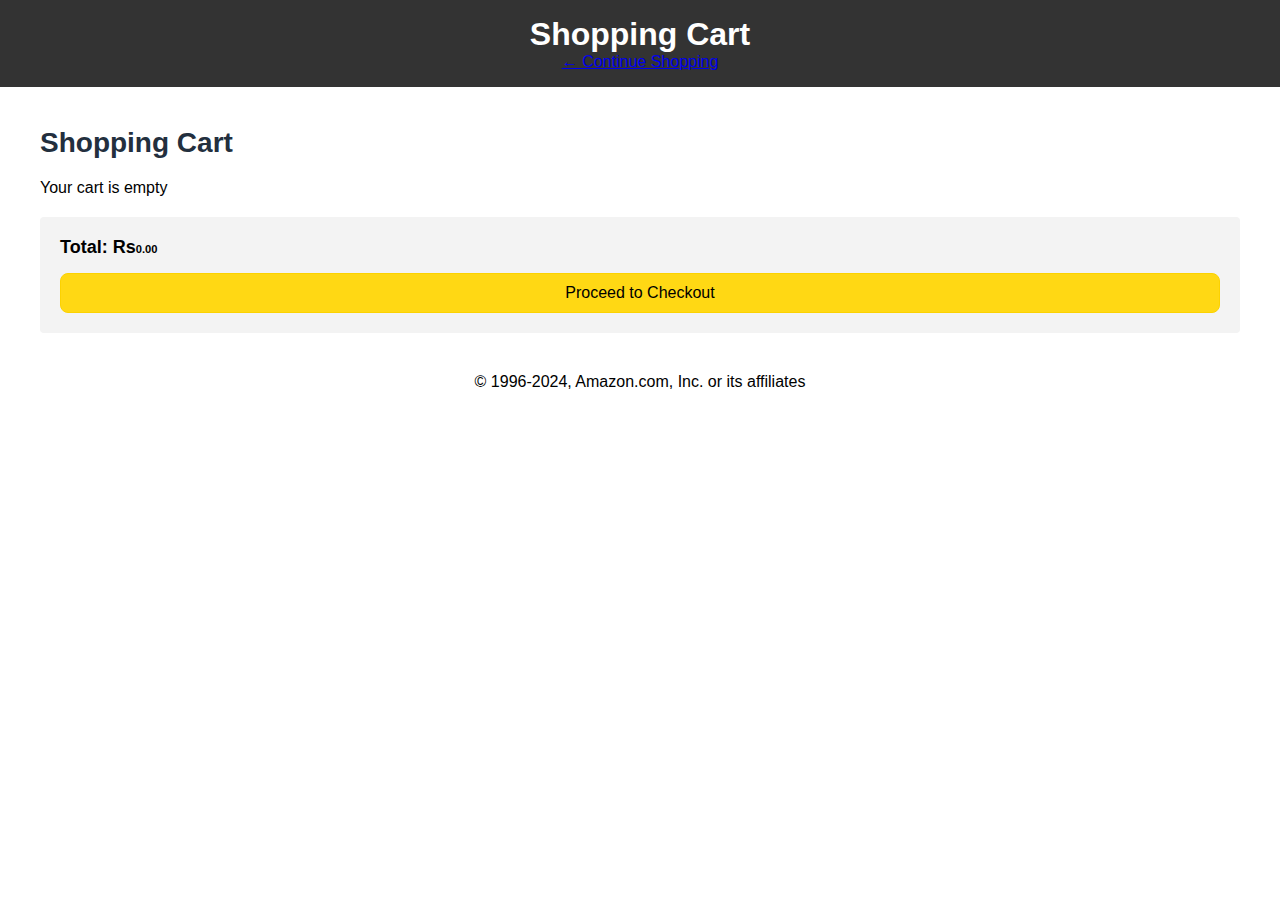
<file: cart.html>
<!DOCTYPE html>
<html lang="en">
<head>
    <meta charset="UTF-8">
    <meta name="viewport" content="width=device-width, initial-scale=1.0">
    <title>Shopping Cart - Amazon</title>
    <link rel="stylesheet" href="style.css">
    <link rel="stylesheet" href="https://cdnjs.cloudflare.com/ajax/libs/font-awesome/6.5.2/css/all.min.css">
</head>
<body>
    <header>
        <div class="header">
            <h1>Shopping Cart</h1>
            <a href="index.html" class="back-to-shop">← Continue Shopping</a>
        </div>
    </header>
    
    <div class="cart-container">
        <h1>Shopping Cart</h1>
        <div id="cart-items"></div>
        <div class="cart-summary">
            <div class="total">Total: Rs<span id="cart-total">0.00</span></div>
            <button onclick="window.location.href='checkout.html'" class="checkout-btn">
                Proceed to Checkout
            </button>
        </div>
    </div>

    <script>
        function displayCart() {
            const cartItems = JSON.parse(localStorage.getItem('cart')) || [];
            const cartContainer = document.getElementById('cart-items');
            
            if (cartItems.length === 0) {
                cartContainer.innerHTML = '<p>Your cart is empty</p>';
                return;
            }

            cartContainer.innerHTML = cartItems.map(item => `
                <div class="cart-item">
                    <img src="${item.image}" alt="${item.name}">
                    <div class="item-details">
                        <h3>${item.name}</h3>
                        <p>Rs${item.price}</p>
                        <div class="quantity-controls">
                            <button onclick="updateQuantity(${item.id}, ${item.quantity - 1})">-</button>
                            <span>${item.quantity}</span>
                            <button onclick="updateQuantity(${item.id}, ${item.quantity + 1})">+</button>
                        </div>
                        <button onclick="removeItem(${item.id})" class="remove-btn">Remove</button>
                    </div>
                </div>
            `).join('');

            updateTotal();
        }

        function updateQuantity(productId, newQuantity) {
            if (newQuantity < 1) return;
            let cart = JSON.parse(localStorage.getItem('cart')) || [];
            const item = cart.find(item => item.id === productId);
            if (item) {
                item.quantity = newQuantity;
                localStorage.setItem('cart', JSON.stringify(cart));
                displayCart();
                updateCartCount();
            }
        }

        function removeItem(productId) {
            let cart = JSON.parse(localStorage.getItem('cart')) || [];
            cart = cart.filter(item => item.id !== productId);
            localStorage.setItem('cart', JSON.stringify(cart));
            displayCart();
            updateCartCount();
        }

        function updateTotal() {
            const cart = JSON.parse(localStorage.getItem('cart')) || [];
            const total = cart.reduce((sum, item) => sum + (item.price * item.quantity), 0);
            document.getElementById('cart-total').textContent = total.toFixed(2);
        }

        window.onload = () => {
            displayCart();
            updateCartCount();
        };
    </script>
    <footer>
        <p>&copy; 1996-2024, Amazon.com, Inc. or its affiliates</p>
    </footer>
</body>
</html>
</file>
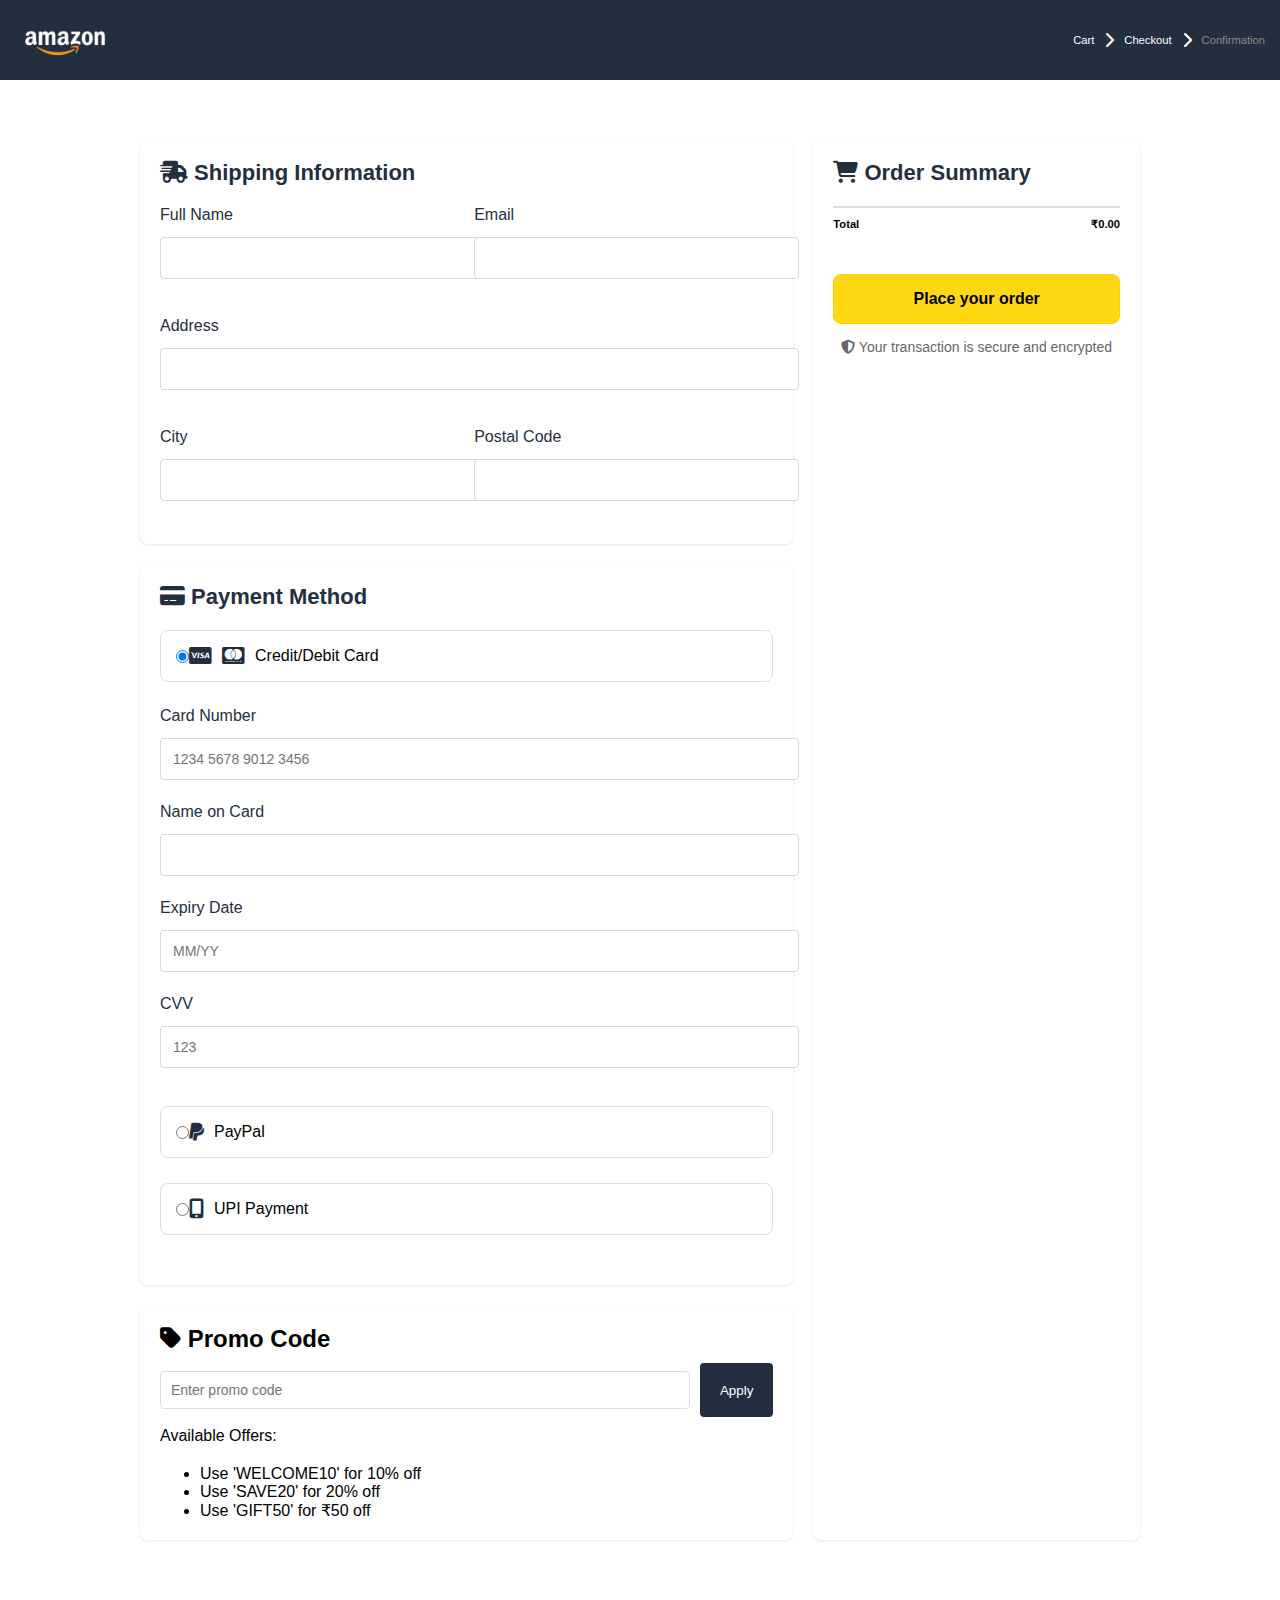
<file: checkout.html>
<!DOCTYPE html>
<html lang="en">
<head>
    <meta charset="UTF-8">
    <meta name="viewport" content="width=device-width, initial-scale=1.0">
    <title>Checkout - Amazon</title>
    <link rel="stylesheet" href="style.css">
    <link rel="stylesheet" href="https://cdnjs.cloudflare.com/ajax/libs/font-awesome/6.5.2/css/all.min.css">
</head>
<body>
    <!-- Simplified header for checkout -->
    <header class="checkout-header">
        <div class="logo"></div>
        <div class="checkout-steps">
            <span class="step active">Cart</span>
            <i class="fas fa-chevron-right"></i>
            <span class="step active">Checkout</span>
            <i class="fas fa-chevron-right"></i>
            <span class="step">Confirmation</span>
        </div>
    </header>

    <div class="checkout-container">
        <div class="checkout-main">
            <!-- Left Column -->
            <div class="checkout-details">
                <div class="shipping-info section-box">
                    <h2><i class="fas fa-shipping-fast"></i> Shipping Information</h2>
                    <div class="form-grid">
                        <div class="form-group">
                            <label for="fullName">Full Name</label>
                            <input type="text" id="fullName" required>
                        </div>
                        <div class="form-group">
                            <label for="email">Email</label>
                            <input type="email" id="email" required>
                        </div>
                        <div class="form-group full-width">
                            <label for="address">Address</label>
                            <input type="text" id="address" required>
                        </div>
                        <div class="form-group">
                            <label for="city">City</label>
                            <input type="text" id="city" required>
                        </div>
                        <div class="form-group">
                            <label for="postalCode">Postal Code</label>
                            <input type="text" id="postalCode" required>
                        </div>
                    </div>
                </div>

                <div class="payment-info section-box">
                    <h2><i class="fas fa-credit-card"></i> Payment Method</h2>
                    <div class="payment-options">
                        <div class="payment-option">
                            <input type="radio" id="credit-card" name="payment-method" value="credit-card" checked>
                            <label for="credit-card">
                                <i class="fab fa-cc-visa"></i>
                                <i class="fab fa-cc-mastercard"></i>
                                Credit/Debit Card
                            </label>
                        </div>

                        <div id="credit-card-details" class="payment-details">
                            <div class="form-group">
                                <label for="cardNumber">Card Number</label>
                                <input type="text" id="cardNumber" placeholder="1234 5678 9012 3456">
                            </div>
                            <div class="form-group">
                                <label for="cardName">Name on Card</label>
                                <input type="text" id="cardName">
                            </div>
                            <div class="card-extra-details">
                                <div class="form-group">
                                    <label for="expiry">Expiry Date</label>
                                    <input type="text" id="expiry" placeholder="MM/YY">
                                </div>
                                <div class="form-group">
                                    <label for="cvv">CVV</label>
                                    <input type="text" id="cvv" placeholder="123">
                                </div>
                            </div>
                        </div>

                        <div class="payment-option">
                            <input type="radio" id="paypal" name="payment-method" value="paypal">
                            <label for="paypal">
                                <i class="fab fa-paypal"></i>
                                PayPal
                            </label>
                        </div>

                        <div class="payment-option">
                            <input type="radio" id="upi" name="payment-method" value="upi">
                            <label for="upi">
                                <i class="fas fa-mobile-alt"></i>
                                UPI Payment
                            </label>
                        </div>
                    </div>
                </div>

                <!-- Promo Code Section -->
                <div class="promo-section section-box">
                    <h2><i class="fas fa-tag"></i> Promo Code</h2>
                    <div class="promo-input">
                        <input type="text" id="promoCode" placeholder="Enter promo code" maxlength="10">
                        <button onclick="applyPromo()" class="apply-promo-btn">Apply</button>
                    </div>
                    <div id="promo-message"></div>
                    <div class="available-promos">
                        <p>Available Offers:</p>
                        <ul>
                            <li>Use 'WELCOME10' for 10% off</li>
                            <li>Use 'SAVE20' for 20% off</li>
                            <li>Use 'GIFT50' for ₹50 off</li>
                        </ul>
                    </div>
                </div>
            </div>

            <!-- Right Column -->
            <div class="order-summary section-box">
                <h2><i class="fas fa-shopping-cart"></i> Order Summary</h2>
                <div id="order-items"></div>
                <div class="summary-details">
                    <div class="summary-row total">
                        <span>Total</span>
                        <span id="total">₹0.00</span>
                    </div>
                </div>
                <button type="submit" class="place-order-btn" onclick="processOrder()">
                    Place your order
                </button>
                <div class="secure-message">
                    <i class="fas fa-shield-alt"></i>
                    Your transaction is secure and encrypted
                </div>
            </div>
        </div>
    </div>

    <script>
        
        

        const validPromoCodes = {
            'WELCOME10': 10,    
            'SAVE20': 20,       
            'GIFT50': 50     
        };

        let promoApplied = false;

        function loadOrderSummary() {
            const cart = JSON.parse(localStorage.getItem('cart')) || [];
            const orderItems = document.getElementById('order-items');
            let total = 0;

            // Calculate total from cart items
            cart.forEach(item => {
                total += item.price * item.quantity;
            });

            // Display cart items
            orderItems.innerHTML = cart.map(item => {
                const itemTotal = item.price * item.quantity;
                return `
                    <div class="order-item">
                        <div class="item-info">
                            <span class="item-name">${item.name}</span>
                            <span class="item-quantity">Qty: ${item.quantity}</span>
                        </div>
                        <span class="item-price">${formatCurrency(itemTotal)}</span>
                    </div>
                `;
            }).join('');

            // Update total display
            document.getElementById('total').textContent = formatCurrency(total);
            // Store original total for promo calculations
            document.getElementById('total').dataset.originalTotal = total;
        }

        function applyPromo() {
            if (promoApplied) {
                showPromoMessage('A promo code has already been applied', 'error');
                return;
            }

            const promoInput = document.getElementById('promoCode').value.trim().toUpperCase();
            
            if (!promoInput) {
                showPromoMessage('Please enter a promo code', 'error');
                return;
            }

            if (validPromoCodes.hasOwnProperty(promoInput)) {
                const discount = validPromoCodes[promoInput];
                let currentTotal = parseFloat(document.getElementById('total').textContent.replace(/[^0-9.-]+/g, ''));
                let message = '';
                let newTotal = currentTotal;

                if (typeof discount === 'number') {
                    if (discount < 100) {
                        // Percentage discount
                        const savings = currentTotal * (discount / 100);
                        newTotal = currentTotal - savings;
                        message = `${discount}% discount applied! You saved ${formatCurrency(savings)}`;
                    } else {
                        // Fixed amount discount
                        newTotal = currentTotal - discount;
                        message = `${formatCurrency(discount)} discount applied!`;
                    }
                }

                // Ensure total doesn't go below zero
                newTotal = Math.max(0, newTotal);
                
                // Update total display
                document.getElementById('total').textContent = formatCurrency(newTotal);
                
                showPromoMessage(message, 'success');
                promoApplied = true;
                document.getElementById('promoCode').disabled = true;
                document.querySelector('.apply-promo-btn').disabled = true;
            } else {
                showPromoMessage('Invalid promo code', 'error');
            }
        }

        function showPromoMessage(message, type) {
            const promoMessage = document.getElementById('promo-message');
            const icon = type === 'success' ? 'fa-check-circle' : 'fa-times-circle';
            promoMessage.innerHTML = `
                <span class="${type}-message">
                    <i class="fas ${icon}"></i> ${message}
                </span>
            `;
        }

        function formatCurrency(amount) {
            return `₹${parseFloat(amount).toFixed(2)}`;
        }

        function processOrder() {
            // Basic form validation
            const requiredFields = ['fullName', 'email', 'address', 'city', 'postalCode'];
            const isValid = requiredFields.every(field => {
                const input = document.getElementById(field);
                return input && input.value.trim() !== '';
            });

            if (!isValid) {
                alert('Please fill in all required fields');
                return;
            }

            alert('Order placed successfully! Thank you for your purchase.');
            localStorage.removeItem('cart');
            window.location.href = 'index.html';
        }

        // Initialize on page load
        window.onload = loadOrderSummary;
    </script>
</body>
</html>
</file>
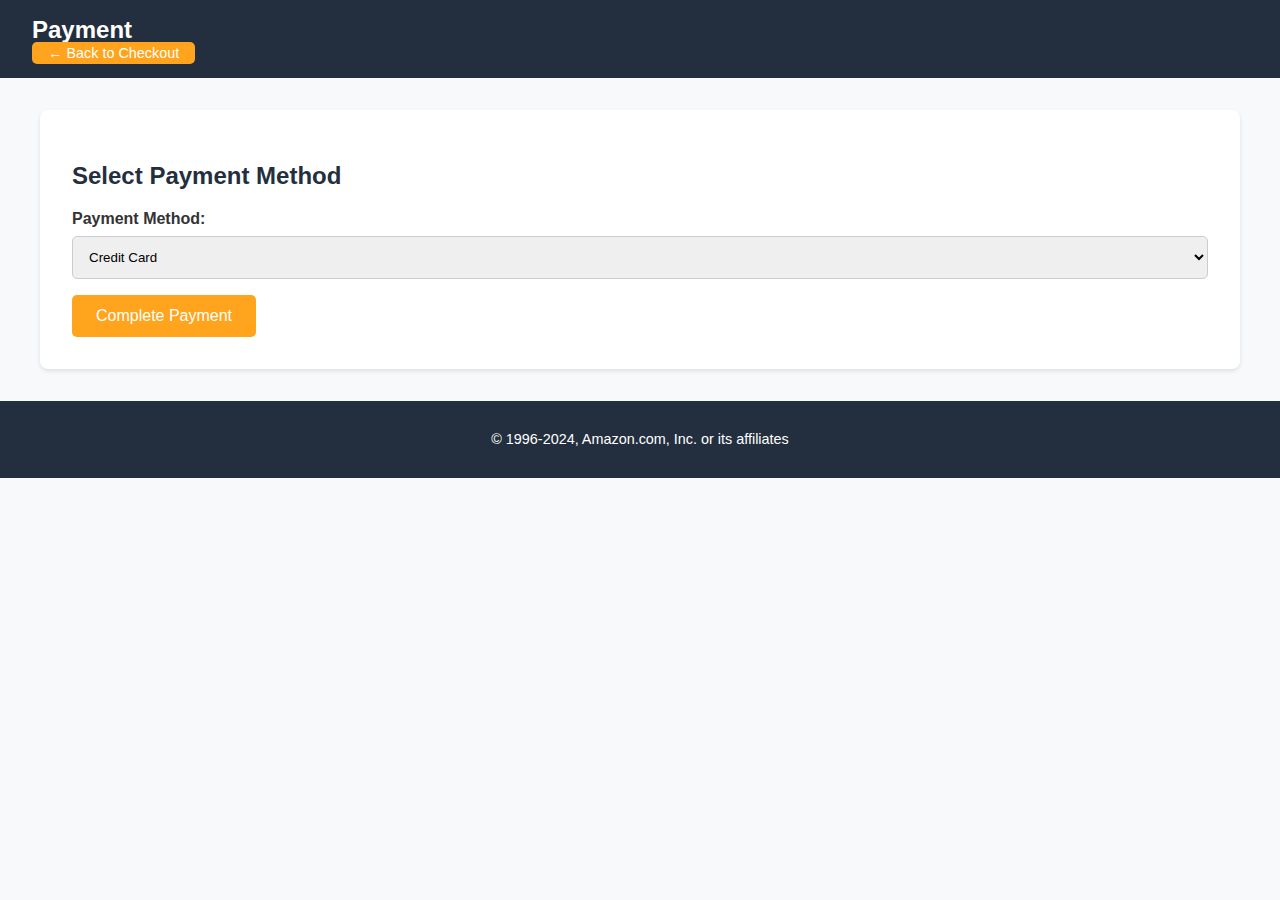
<file: payment.html>
<!DOCTYPE html>
<html lang="en">
<head>
    <meta charset="UTF-8">
    <meta name="viewport" content="width=device-width, initial-scale=1.0">
    <title>Payment</title>
    <link rel="stylesheet" href="payment.css">
</head>
<body>
    <header>
        <div class="header">
            <h1>Payment</h1>
            <a href="checkout.html" class="back-to-checkout">← Back to Checkout</a>
        </div>
    </header>

    <main class="container">
        <section class="payment-methods">
            <h2>Select Payment Method</h2>
            <form id="payment-form">
                <label for="payment-method">Payment Method:</label>
                <select id="payment-method" name="payment-method">
                    <option value="credit-card">Credit Card</option>
                    <option value="debit-card">Debit Card</option>
                    <option value="paypal">PayPal</option>
                </select>

                <button type="submit" id="complete-payment" class="complete-payment-btn">Complete Payment</button>
            </form>
        </section>
    </main>

    <footer>
        <p>&copy; 1996-2024, Amazon.com, Inc. or its affiliates</p>
    </footer>

    <script src="payment.js"></script>
</body>
</html>
</file>
<file: style.css>
* {
    margin: 0;
    font-family: Arial;
    border: border-box;

}
.navbar{
    height: 60px;
    background-color: #0f1111;
    color: white;
    display: flex;
    align-items: center;
    justify-content: space-evenly;

}
.navlogo{
    height: 50px;
    width: 100px;
}
.logo{
    background-image: url("amazon_logo.png");
    background-size: cover;
    height: 50px;
    width: 100%;
}
.border{
    border: 2px solid transparent;
}
.border:hover{
    border: 2px solid white;
}
/*box2*/
.add-first{
    color: #cccccc;
    font-size: 0.8rem;
    margin-left: 15px;
}
.add-second{

    font-size: 1rem;
    margin-left: 3px;
}
.add-icon{
    display: flex;
    align-items: center;
}
/*box3*/
.navsearch{
    display: flex;
    justify-content: space-between;
    background-color: rgba(234, 161, 4, 0.874);
    color: black;
    width: 600px;
    height: 40px;
    border-radius: 4px;
}
.search-select{
    background-color: #f3f3f3;
    width: 50px;
    text-align: center;
    border-top-left-radius: 4px;
    border-bottom-left-radius: 4px;
    border: none;
}
.search-input{
    width: 100%;
    font-size: 1rem;
    border: none;
}
.search-icon{
    width: 45px;
    display: flex;
    justify-content: center;
    align-items: center;
    font-size: 1.2rem;
    background-color: #febd68;
    border-top-right-radius: 4px;
    border-bottom-right-radius: 4px;
    color: #0f1111;
}
.navsearch:hover{
    border:2px solid orange;
}
/*box4*/
span{
    font-size: 0.7rem;
}
.nav-second{
    font-size: 0.85rem;
    font-weight: 700;
}
/*box6*/
.navcart i{
    font-size: 30px;
}
.navcart{
    font-size: 0.85rem;
    font-weight: 700;
}
/*panel*/
.panel{
    height: 40px;
    background-color: #222f3d ;
    display: flex;
    color: white;
    align-items: center ;
    justify-content: space-evenly;
}
.panelops p{
    display: inline;
    margin-left: 15px;
}
.panelops{
    width: 70%;
    font-size: 0.85rem;
}
.paneldeals{
    font-size: 0.9rem;
    font-weight: 700;
}
/*herosection*/
.herosection{
    background-image: url("hero_image.jpg");
    background-size: cover;
    height: 300px;
    display: flex;
    justify-content: center;
    align-items: flex-end;
}
.heromsg{
    background-color: white;
    color: black;
    height: 40px;
    display: flex;
    align-items: center;
    justify-content: center;
    font-size: 0.85rem;
    width: 95%;
    margin-bottom: 25px;
}
.heromsg a{
    color: #007185;
} 
/*shopsection*/
.shopsection{
    display: flex;
    flex-wrap: wrap;
    justify-content: space-evenly;
    background-color: #e2e7e6;
}

.box{
    /* border: 2px solid black; */
    height: 400px; 
    width: 23%;
    background-color: white;
    padding: 20px 0px 15px;
    margin-top: 15px;
}
.boximg{
    height: 300px;
    background-size:cover ;
    margin-top: 1rem;
    margin-bottom: 1rem
}
.boxcontent{
    margin-left: 1rem;
    margin-right: 1rem;
}
.boxcontent p{
    color:#007185; ;
}
/*footer*/
footer{
    margin-top:15px;
    text-align : center ;
}
.footpanel1{
    background-color: #37475a;
    color: white;
    height: 50px;
    display: flex;
    justify-content: center;
    align-items: center;
    font-size: 0.85rem;
}
.footpanel2{
    background-color: #222f3d;
    color: white;
    height: 300px;
    display: flex;
    justify-content: space-evenly;
}
ul{
    margin-top:20px ;
}
ul a{
    display: block;
    font-size: 0.85rem;
    margin-top: 10px;
    color: #dddddd;
}
.footpanel3{
    background-color: #222f3d;
    color: white;
    border-top: 0.5px solid white;
    height: 70px;
    display: flex;
    justify-content: center;
    align-items: center;
}
.logo{
    background-image: url("amazon_logo.png");
    background-size: cover;
    height: 50px;
    width: 100px;
}
.footpanel4{
    background-color: #0f1111;
    color: white;
    height: 60px;
    font-size: 0.7rem;
    text-align: center;
    

}
.pages{
    font-size: 0.7rem;
    text-align: center;
    padding-top: 25px;
}
.copyright{
    padding-top: 5px;
}

html {
    scroll-behavior: smooth;
}

.back-to-top {
    text-decoration: none;
    color: white;
    background: #232f3e;
    padding: 0.5rem 1rem;
    border-radius: 5px;
    display: inline-block;
    margin: 1rem 0;
    transition: background 0.3s;
}

.back-to-top:hover {
    background: #ffa41c;
}
header {
    background-color: #333;
    color: white;
    padding: 1rem;
    text-align: center;
    position: relative;
}

.alert-button {
    position: absolute;
    top: 1rem;
    left: 1rem;
    background-color: #ffcc00;
    color: #333;
    border: none;
    padding: 0.5rem 1rem;
    cursor: pointer;
    font-size: 0.9rem;
}

.alert-button:hover {
    background-color: #e6b800;
}

/* Product Cards */
.product-card {
    border: 1px solid #ddd;
    padding: 15px;
    margin: 10px;
    border-radius: 8px;
    width: 250px;
    text-align: center;
}

.product-card img {
    max-width: 200px;
    height: auto;
}

/* Cart Styles */
.cart-container {
    max-width: 1200px;
    margin: 20px auto;
    padding: 20px;
    background: #fff;
}

.cart-container h1 {
    color: #232f3e;
    margin-bottom: 20px;
    font-size: 28px;
}

.cart-item {
    display: flex;
    border-bottom: 1px solid #ddd;
    padding: 20px;
    margin-bottom: 10px;
    background: #fff;
    border-radius: 4px;
    box-shadow: 0 1px 3px rgba(0,0,0,0.1);
}

.cart-item img {
    width: 150px;
    height: 150px;
    object-fit: contain;
    margin-right: 20px;
}

.item-details {
    flex: 1;
}

.item-details h3 {
    color: #0066c0;
    margin-bottom: 10px;
    font-size: 18px;
}

.item-details .price {
    color: #B12704;
    font-size: 18px;
    font-weight: bold;
}

.quantity-controls {
    display: flex;
    align-items: center;
    margin: 15px 0;
    gap: 10px;
}

.quantity-controls button {
    background: #f0f2f2;
    border: 1px solid #d5d9d9;
    border-radius: 3px;
    padding: 5px 10px;
    cursor: pointer;
}

.quantity-controls span {
    padding: 5px 10px;
    border: 1px solid #d5d9d9;
    border-radius: 3px;
}

.remove-btn {
    color: #0066c0;
    background: none;
    border: none;
    cursor: pointer;
    text-decoration: underline;
    padding: 5px 0;
}

.cart-summary {
    margin-top: 20px;
    padding: 20px;
    background: #f3f3f3;
    border-radius: 4px;
}

.total {
    font-size: 18px;
    font-weight: bold;
    margin-bottom: 15px;
}

.checkout-btn {
    background: #FFD814;
    border: 1px solid #FCD200;
    border-radius: 8px;
    padding: 10px 20px;
    width: 100%;
    font-size: 16px;
    cursor: pointer;
    transition: background-color 0.2s;
}

.checkout-btn:hover {
    background: #F7CA00;
}

.popup {
    display: none;
    position: fixed;
    top: 20px;
    right: 20px;
    background-color: #232f3e;
    color: white;
    padding: 15px 25px;
    border-radius: 4px;
    box-shadow: 0 2px 5px rgba(0,0,0,0.2);
    z-index: 1000;
    animation: slideIn 0.5s ease-out;
}

@keyframes slideIn {
    from {
        transform: translateX(100%);
        opacity: 0;
    }
    to {
        transform: translateX(0);
        opacity: 1;
    }
}

.popup.show {
    display: block;
}

.popup.success {
    background-color: #232f3e;
    border-left: 4px solid #f0c14b;
}

/* Checkout Page Styles */
.checkout-container {
    max-width: 1000px;
    margin: 20px auto;
    padding: 20px;
}

.checkout-container h1 {
    color: #232f3e;
    margin-bottom: 30px;
    font-size: 28px;
}

.shipping-info, .payment-info, .order-summary {
    background: #fff;
    padding: 25px;
    margin-bottom: 20px;
    border-radius: 8px;
    box-shadow: 0 1px 3px rgba(0,0,0,0.1);
}

.shipping-info h2, .payment-info h2, .order-summary h2 {
    color: #232f3e;
    margin-bottom: 20px;
    font-size: 22px;
}

.form-group {
    margin-bottom: 15px;
}

input[type="text"],
input[type="email"] {
    width: 100%;
    padding: 12px;
    margin: 8px 0;
    border: 1px solid #d5d9d9;
    border-radius: 4px;
    font-size: 14px;
}

input[type="text"]:focus,
input[type="email"]:focus {
    border-color: #007185;
    box-shadow: 0 0 0 2px #c8f3fa;
    outline: none;
}

.payment-options {
    display: grid;
    gap: 15px;
    margin: 20px 0;
}

.payment-option {
    display: flex;
    align-items: center;
    padding: 15px;
    border: 1px solid #d5d9d9;
    border-radius: 8px;
    cursor: pointer;
    transition: all 0.2s;
}

.payment-option:hover {
    background-color: #f7fafa;
}

.payment-option.selected {
    border-color: #007185;
    background-color: #f0f7f7;
}

.payment-option label {
    display: flex;
    align-items: center;
    gap: 10px;
    width: 100%;
    cursor: pointer;
}

.payment-option i {
    font-size: 20px;
    color: #232f3e;
}

.order-summary {
    background: #f7f7f7;
}

.order-item {
    display: flex;
    justify-content: space-between;
    padding: 10px 0;
    border-bottom: 1px solid #eee;
}

.place-order-btn {
    background: #FFD814;
    border: 1px solid #FCD200;
    border-radius: 8px;
    padding: 15px 30px;
    width: 100%;
    font-size: 16px;
    font-weight: bold;
    cursor: pointer;
    margin-top: 20px;
    transition: background-color 0.2s;
}

.place-order-btn:hover {
    background: #F7CA00;
}

/* Payment Method Details */
.payment-method-details {
    margin-top: 15px;
    padding: 15px;
    border: 1px solid #d5d9d9;
    border-radius: 8px;
    background: #fff;
}

.card-details {
    display: grid;
    grid-template-columns: 1fr 1fr;
    gap: 15px;
    margin-top: 15px;
}

/* Responsive Design */
@media (max-width: 768px) {
    .cart-item {
        flex-direction: column;
    }
    
    .cart-item img {
        width: 100%;
        max-width: 200px;
        margin: 0 auto 15px;
    }
    
    .card-details {
        grid-template-columns: 1fr;
    }
}

/* Checkout Header */
.checkout-header {
    background: #232f3e;
    padding: 15px;
    display: flex;
    justify-content: space-between;
    align-items: center;
    color: white;
}

.checkout-steps {
    display: flex;
    align-items: center;
    gap: 10px;
}

.step {
    color: #888;
}

.step.active {
    color: white;
}

.secure-checkout {
    font-size: 14px;
}

/* Main Checkout Layout */
.checkout-main {
    display: grid;
    grid-template-columns: 2fr 1fr;
    gap: 20px;
    margin-top: 20px;
}

.section-box {
    background: white;
    border-radius: 8px;
    padding: 20px;
    box-shadow: 0 1px 3px rgba(0,0,0,0.1);
    margin-bottom: 20px;
}

/* Form Styling */
.form-grid {
    display: grid;
    grid-template-columns: 1fr 1fr;
    gap: 15px;
}

.full-width {
    grid-column: 1 / -1;
}

.form-group label {
    display: block;
    margin-bottom: 5px;
    color: #232f3e;
    font-weight: 500;
}

/* Payment Options */
.payment-option {
    border: 1px solid #ddd;
    border-radius: 8px;
    padding: 15px;
    margin-bottom: 10px;
    cursor: pointer;
    transition: all 0.2s;
}

.payment-option:hover {
    background-color: #f7fafa;
}

.payment-option label {
    display: flex;
    align-items: center;
    gap: 10px;
}

.payment-option i {
    font-size: 20px;
}

/* Order Summary */
.order-item {
    display: flex;
    justify-content: space-between;
    padding: 10px 0;
    border-bottom: 1px solid #eee;
}

.summary-details {
    margin-top: 20px;
}

.summary-row {
    display: flex;
    justify-content: space-between;
    padding: 8px 0;
}

.summary-row.total {
    border-top: 2px solid #ddd;
    margin-top: 10px;
    padding-top: 10px;
    font-weight: bold;
    font-size: 18px;
}

.secure-message {
    text-align: center;
    color: #666;
    margin-top: 15px;
    font-size: 14px;
}

/* Responsive Design */
@media (max-width: 768px) {
    .checkout-main {
        grid-template-columns: 1fr;
    }

    .form-grid {
        grid-template-columns: 1fr;
    }

    .card-extra-details {
        flex-direction: column;
    }
}

/* Promo Code Section Styles */
.promo-section {
    margin-bottom: 20px;
}

.promo-input {
    display: flex;
    gap: 10px;
    margin-top: 10px;
}

.promo-input input {
    flex: 1;
    padding: 10px;
    border: 1px solid #ddd;
    border-radius: 4px;
    font-size: 14px;
}

.apply-promo-btn {
    background: #232f3e;
    color: white;
    border: none;
    padding: 0 20px;
    border-radius: 4px;
    cursor: pointer;
    transition: background-color 0.2s;
}

.apply-promo-btn:hover {
    background: #374759;
}

.apply-promo-btn:disabled {
    background: #cccccc;
    cursor: not-allowed;
}

#promo-message {
    margin-top: 10px;
    font-size: 14px;
}

.success-message {
    color: #2e8b57;
    display: flex;
    align-items: center;
    gap: 5px;
}

.error-message {
    color: #dc3545;
    display: flex;
    align-items: center;
    gap: 5px;
}

#promo-message i {
    font-size: 16px;
}
</file>
<file: payment.css>
body {
    font-family: Arial, sans-serif;
    margin: 0;
    padding: 0;
    background-color: #f8f9fa;
    color: #333;
}

header {
    background-color: #232f3e;
    color: white;
    padding: 1rem 2rem;
    display: flex;
    justify-content: space-between;
    align-items: center;
}

header h1 {
    font-size: 1.5rem;
    margin: 0;
}

.back-to-checkout {
    text-decoration: none;
    color: white;
    font-size: 0.9rem;
    background: #ffa41c;
    padding: 0.2rem 1rem;
    border-radius: 5px;
    transition: background 0.3s;
}

.back-to-checkout:hover {
    background: #f7981c;
}

/* Main Content */
.container {
    display: flex;
    justify-content: center;
    margin: 2rem auto;
    padding: 0 2rem;
    max-width: 1200px;
}

.payment-methods {
    background: white;
    box-shadow: 0 2px 4px rgba(0, 0, 0, 0.1);
    border-radius: 8px;
    padding: 2rem;
    flex: 1;
    width: 100%;
}

.payment-methods h2 {
    color: #232f3e;
}

label {
    display: block;
    margin: 1rem 0 0.5rem;
    font-weight: bold;
}

select {
    width: 100%;
    padding: 0.75rem;
    border-radius: 5px;
    border: 1px solid #ccc;
    margin-bottom: 1rem;
}

button {
    background-color: #ffa41c;
    color: white;
    border: none;
    border-radius: 5px;
    padding: 0.75rem 1.5rem;
    cursor: pointer;
    font-size: 1rem;
    transition: background 0.3s;
}

button:hover {
    background-color: #f7981c;
}

/* Footer */
footer {
    text-align: center;
    padding: 1rem;
    background-color: #232f3e;
    color: white;
    font-size: 0.9rem;
}
</file>
